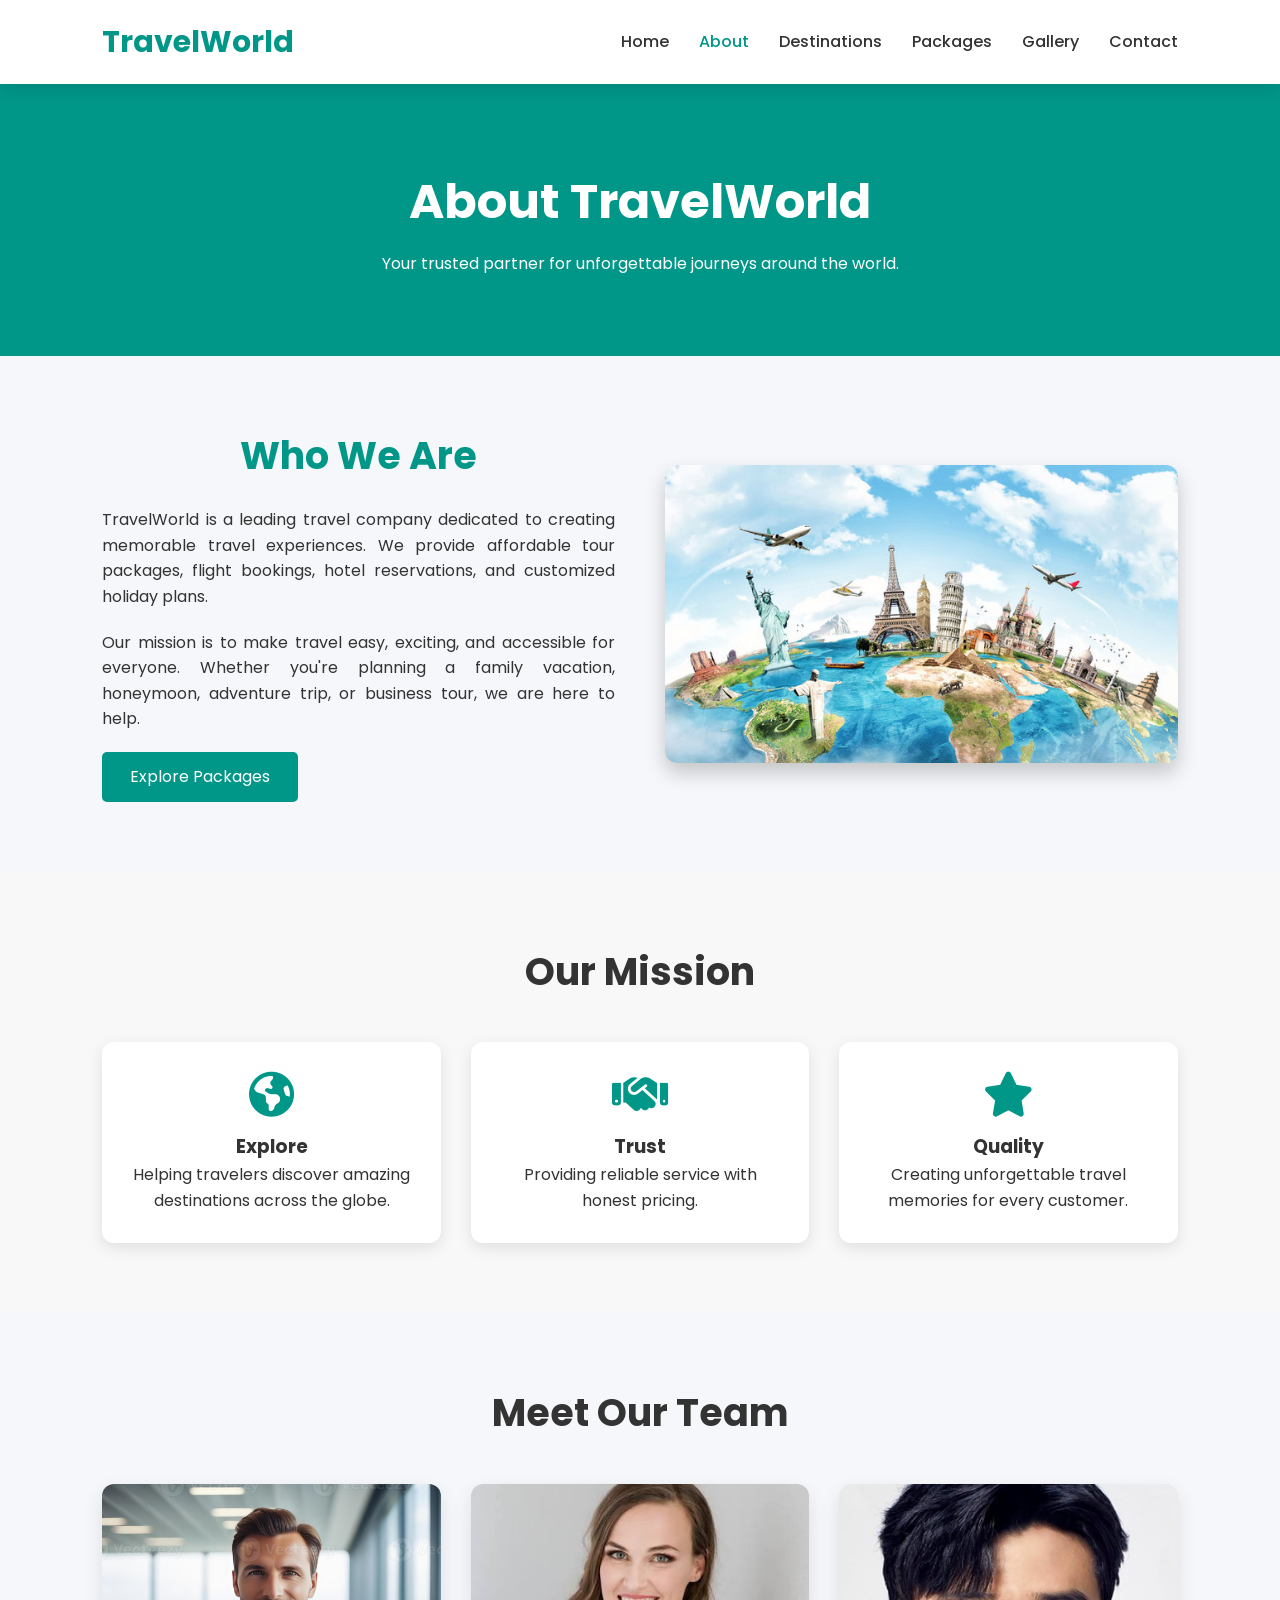
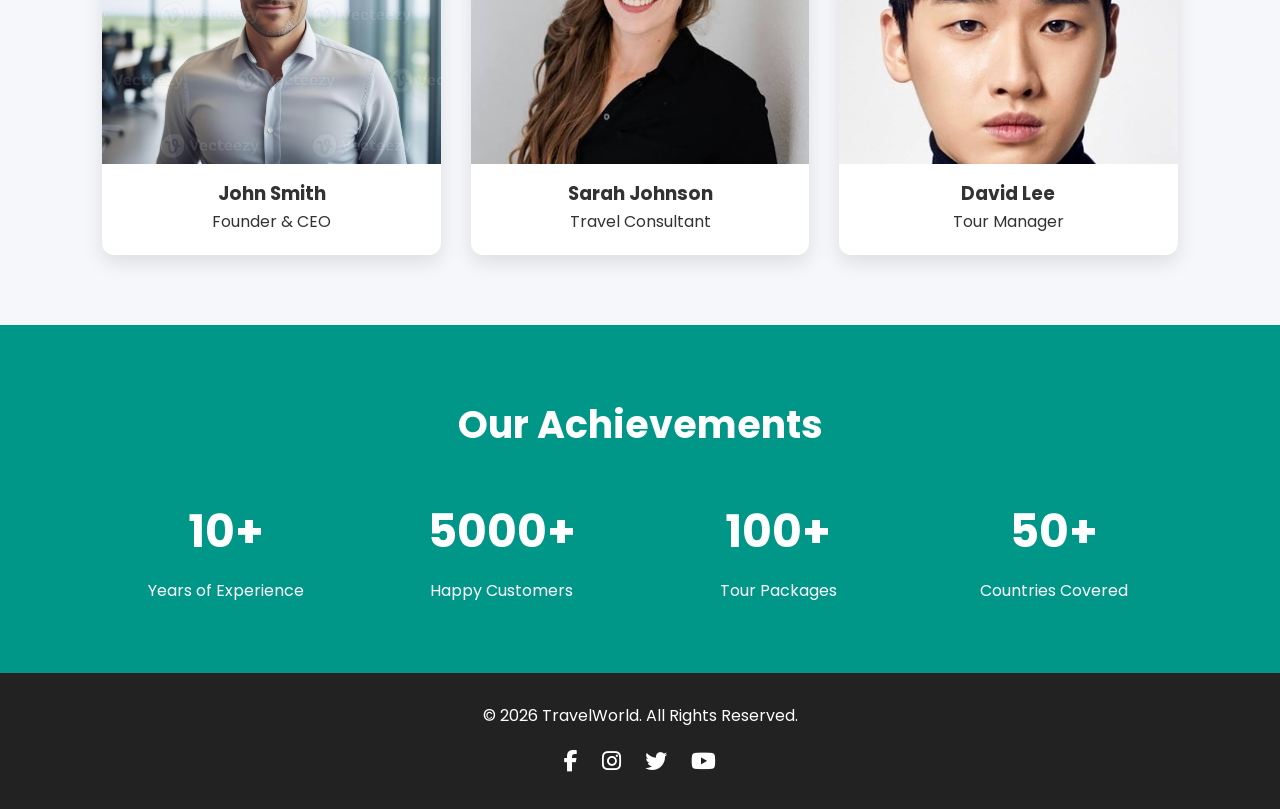
<file: about.html>
<!DOCTYPE html>
<html lang="en">

<head>
    <meta charset="UTF-8">
    <meta name="viewport" content="width=device-width, initial-scale=1.0">
    <title>About Us | TravelWorld</title>

    <link rel="stylesheet" href="style.css">
    <link rel="stylesheet" href="responsive.css">

    <link href="https://fonts.googleapis.com/css2?family=Poppins:wght@300;400;500;600;700&display=swap"
        rel="stylesheet">

    <link rel="stylesheet" href="https://cdnjs.cloudflare.com/ajax/libs/font-awesome/6.5.2/css/all.min.css">
</head>

<body>

    <header>

        <div class="logo">
            <h2>TravelWorld</h2>
        </div>

        <nav>
            <ul>
                <li><a href="index.html">Home</a></li>
                <li><a href="about.html" class="active">About</a></li>
                <li><a href="destinations.html">Destinations</a></li>
                <li><a href="packages.html">Packages</a></li>
                <li><a href="gallery.html">Gallery</a></li>
                <li><a href="contact.html">Contact</a></li>
            </ul>
        </nav>

    </header>

    <section class="page-banner">
        <h1>About TravelWorld</h1>
        <p>Your trusted partner for unforgettable journeys around the world.</p>
    </section>

    <section class="about">

        <div class="about-content">

            <div class="about-text">

                <h2>Who We Are</h2>

                <p>
                    TravelWorld is a leading travel company dedicated to creating
                    memorable travel experiences. We provide affordable tour packages,
                    flight bookings, hotel reservations, and customized holiday plans.
                </p>

                <p>
                    Our mission is to make travel easy, exciting, and accessible for
                    everyone. Whether you're planning a family vacation, honeymoon,
                    adventure trip, or business tour, we are here to help.
                </p>

                <a href="packages.html" class="btn">Explore Packages</a>

            </div>

            <div class="about-image">
                <img src="Images/TravelWorld.jpg" alt="TravelWorld">
            </div>

        </div>

    </section>

    <section class="mission">

        <h2>Our Mission</h2>

        <div class="mission-box">

            <div class="mission-card">
                <i class="fa-solid fa-earth-americas"></i>
                <h3>Explore</h3>
                <p>Helping travelers discover amazing destinations across the globe.</p>
            </div>

            <div class="mission-card">
                <i class="fa-solid fa-handshake"></i>
                <h3>Trust</h3>
                <p>Providing reliable service with honest pricing.</p>
            </div>

            <div class="mission-card">
                <i class="fa-solid fa-star"></i>
                <h3>Quality</h3>
                <p>Creating unforgettable travel memories for every customer.</p>
            </div>

        </div>

    </section>

    <section class="team">

        <h2>Meet Our Team</h2>

        <div class="team-container">

            <div class="team-card">
                <img src="Images/Jhon Smith.jpg" alt="Founder">
                <h3>John Smith</h3>
                <p>Founder & CEO</p>
            </div>

            <div class="team-card">
                <img src="Images/Sarah Johnson.jpg" alt="Consultant">
                <h3>Sarah Johnson</h3>
                <p>Travel Consultant</p>
            </div>

            <div class="team-card">
                <img src="Images/David lee.jpg" alt="Manager">
                <h3>David Lee</h3>
                <p>Tour Manager</p>
            </div>

        </div>

    </section>

    <section class="stats">

        <h2>Our Achievements</h2>

        <div class="stats-container">

            <div class="stat">
                <h3>10+</h3>
                <p>Years of Experience</p>
            </div>

            <div class="stat">
                <h3>5000+</h3>
                <p>Happy Customers</p>
            </div>

            <div class="stat">
                <h3>100+</h3>
                <p>Tour Packages</p>
            </div>

            <div class="stat">
                <h3>50+</h3>
                <p>Countries Covered</p>
            </div>

        </div>

    </section>

    <footer>

        <p>&copy; 2026 TravelWorld. All Rights Reserved.</p>

        <div class="social">

            <a href="#"><i class="fab fa-facebook-f"></i></a>
            <a href="#"><i class="fab fa-instagram"></i></a>
            <a href="#"><i class="fab fa-twitter"></i></a>
            <a href="#"><i class="fab fa-youtube"></i></a>

        </div>

    </footer>

    <script src="script.js"></script>

</body>
    <!--Start of Tawk.to Script-->
<script type="text/javascript">
var Tawk_API=Tawk_API||{}, Tawk_LoadStart=new Date();
(function(){
var s1=document.createElement("script"),s0=document.getElementsByTagName("script")[0];
s1.async=true;
s1.src='https://embed.tawk.to/6a47f024b7ccb91d444fbdf6/1jskg44gd';
s1.charset='UTF-8';
s1.setAttribute('crossorigin','*');
s0.parentNode.insertBefore(s1,s0);
})();
</script>
<!--End of Tawk.to Script-->

</html>
</file>
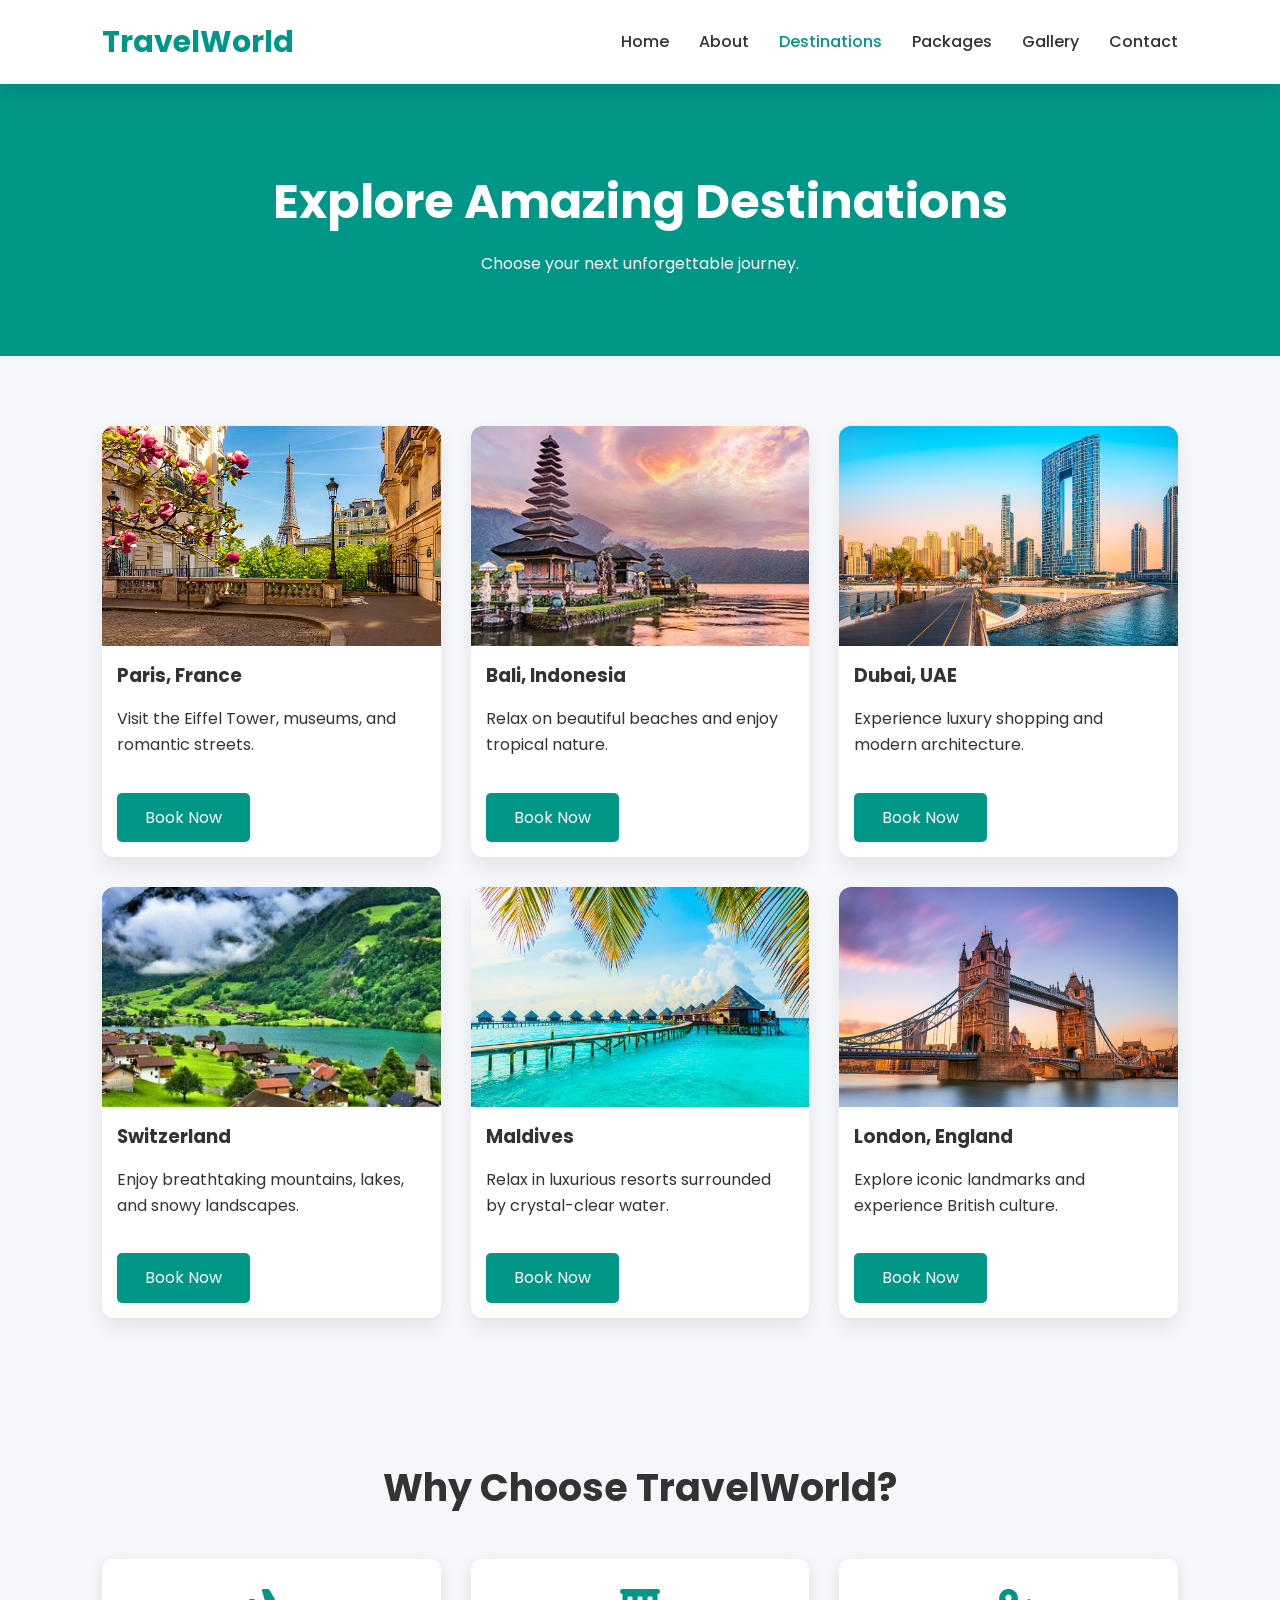
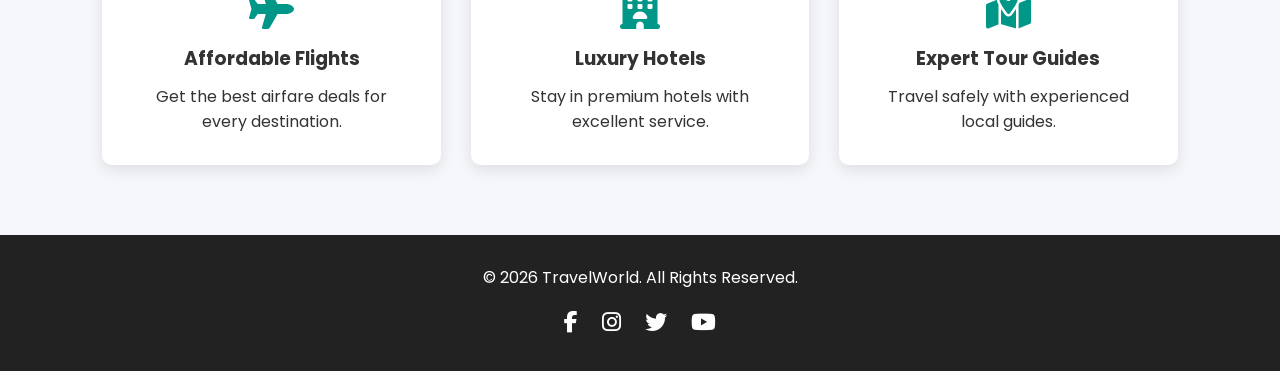
<file: destinations.html>
<!DOCTYPE html>
<html lang="en">

<head>
    <meta charset="UTF-8">
    <meta name="viewport" content="width=device-width, initial-scale=1.0">
    <title>Destinations | TravelWorld</title>

    <link rel="stylesheet" href="style.css">
    <link rel="stylesheet" href="responsive.css">

    <link href="https://fonts.googleapis.com/css2?family=Poppins:wght@300;400;500;600;700&display=swap"
        rel="stylesheet">

    <link rel="stylesheet" href="https://cdnjs.cloudflare.com/ajax/libs/font-awesome/6.5.2/css/all.min.css">
</head>

<body>

    <header>

        <div class="logo">
            <h2>TravelWorld</h2>
        </div>

        <nav>
            <ul>
                <li><a href="index.html">Home</a></li>
                <li><a href="about.html">About</a></li>
                <li><a href="destinations.html" class="active">Destinations</a></li>
                <li><a href="packages.html">Packages</a></li>
                <li><a href="gallery.html">Gallery</a></li>
                <li><a href="contact.html">Contact</a></li>
            </ul>
        </nav>

    </header>

    <section class="page-banner">
        <h1>Explore Amazing Destinations</h1>
        <p>Choose your next unforgettable journey.</p>
    </section>

    <section class="destinations">

        <div class="card-container">

            <div class="card">
                <img src="Images/Paris.jpg" alt="Paris">
                <h3>Paris, France</h3>
                <p>Visit the Eiffel Tower, museums, and romantic streets.</p>
                <a href="packages.html" class="btn">Book Now</a>
            </div>

            <div class="card">
                <img src="Images/Bali.jpg" alt="Bali">
                <h3>Bali, Indonesia</h3>
                <p>Relax on beautiful beaches and enjoy tropical nature.</p>
                <a href="packages.html" class="btn">Book Now</a>
            </div>

            <div class="card">
                <img src="Images/Dubai.jpg" alt="Dubai">
                <h3>Dubai, UAE</h3>
                <p>Experience luxury shopping and modern architecture.</p>
                <a href="packages.html" class="btn">Book Now</a>
            </div>

            <div class="card">
                <img src="Images/Switzerland.jpg" alt="Switzerland">
                <h3>Switzerland</h3>
                <p>Enjoy breathtaking mountains, lakes, and snowy landscapes.</p>
                <a href="packages.html" class="btn">Book Now</a>
            </div>

            <div class="card">
                <img src="Images/Maldives.jpg" alt="Maldives">
                <h3>Maldives</h3>
                <p>Relax in luxurious resorts surrounded by crystal-clear water.</p>
                <a href="packages.html" class="btn">Book Now</a>
            </div>

            <div class="card">
                <img src="Images/London.jpg" alt="London">
                <h3>London, England</h3>
                <p>Explore iconic landmarks and experience British culture.</p>
                <a href="packages.html" class="btn">Book Now</a>
            </div>

        </div>

    </section>

    <section class="why">

        <h2>Why Choose TravelWorld?</h2>

        <div class="service-box">

            <div>
                <i class="fa-solid fa-plane"></i>
                <h3>Affordable Flights</h3>
                <p>Get the best airfare deals for every destination.</p>
            </div>

            <div>
                <i class="fa-solid fa-hotel"></i>
                <h3>Luxury Hotels</h3>
                <p>Stay in premium hotels with excellent service.</p>
            </div>

            <div>
                <i class="fa-solid fa-map-location-dot"></i>
                <h3>Expert Tour Guides</h3>
                <p>Travel safely with experienced local guides.</p>
            </div>

        </div>

    </section>

    <footer>

        <p>&copy; 2026 TravelWorld. All Rights Reserved.</p>

        <div class="social">
            <a href="#"><i class="fab fa-facebook-f"></i></a>
            <a href="#"><i class="fab fa-instagram"></i></a>
            <a href="#"><i class="fab fa-twitter"></i></a>
            <a href="#"><i class="fab fa-youtube"></i></a>
        </div>

    </footer>

    <script src="script.js"></script>

</body>
    <!--Start of Tawk.to Script-->
<script type="text/javascript">
var Tawk_API=Tawk_API||{}, Tawk_LoadStart=new Date();
(function(){
var s1=document.createElement("script"),s0=document.getElementsByTagName("script")[0];
s1.async=true;
s1.src='https://embed.tawk.to/6a47f024b7ccb91d444fbdf6/1jskg44gd';
s1.charset='UTF-8';
s1.setAttribute('crossorigin','*');
s0.parentNode.insertBefore(s1,s0);
})();
</script>
<!--End of Tawk.to Script-->

</html>
</file>
<file: style.css>
/* Google Font */
@import url('https://fonts.googleapis.com/css2?family=Poppins:wght@300;400;500;600;700&display=swap');

/* Reset */
* {
    margin: 0;
    padding: 0;
    box-sizing: border-box;
    font-family: 'Poppins', sans-serif;
}

html {
    scroll-behavior: smooth;
}

body {
    background: #f5f7fa;
    color: #333;
    line-height: 1.6;
}

/* Header */

header {
    width: 100%;
    display: flex;
    justify-content: space-between;
    align-items: center;
    padding: 18px 8%;
    background: #fff;
    position: sticky;
    top: 0;
    z-index: 1000;
    box-shadow: 0 5px 15px rgba(0, 0, 0, .1);
}

.logo h2 {
    color: #009688;
    font-size: 30px;
}

nav ul {
    display: flex;
    list-style: none;
}

nav ul li {
    margin-left: 30px;
}

nav ul li a {
    text-decoration: none;
    color: #333;
    font-weight: 500;
    transition: .3s;
}

nav ul li a:hover,
.active {
    color: #009688;
}

.menu-btn {
    display: none;
    font-size: 28px;
    cursor: pointer;
}

/* Hero */

.hero {
    height: 90vh;
    background: url("../images/hero.jpg") center/cover no-repeat;
    display: flex;
    justify-content: center;
    align-items: center;
    text-align: center;
    color: #fff;
}

.hero-content {
    background: rgba(0, 0, 0, .5);
    padding: 40px;
    border-radius: 10px;
}

.hero h1 {
    font-size: 55px;
    margin-bottom: 20px;
}

.hero p {
    font-size: 20px;
    margin-bottom: 30px;
}

/* Button */

.btn {
    display: inline-block;
    padding: 12px 28px;
    background: #009688;
    color: #fff;
    text-decoration: none;
    border-radius: 5px;
    transition: .3s;
}

.btn:hover {
    background: #00796b;
}

/* Sections */

section {
    padding: 70px 8%;
}

section h2 {
    text-align: center;
    font-size: 38px;
    margin-bottom: 40px;
}

/* Cards */

.card-container {
    display: grid;
    grid-template-columns: repeat(auto-fit, minmax(300px, 1fr));
    gap: 30px;
}

.card {
    background: #fff;
    border-radius: 12px;
    overflow: hidden;
    box-shadow: 0 10px 20px rgba(0, 0, 0, .08);
    transition: .3s;
}

.card:hover {
    transform: translateY(-10px);
}

.card img {
    width: 100%;
    height: 220px;
    object-fit: cover;
}

.card h3 {
    padding: 15px;
}

.card p {
    padding: 0 15px 20px;
}

.card .btn {
    margin: 15px;
}

/* Services */

.service-box {
    display: grid;
    grid-template-columns: repeat(auto-fit, minmax(250px, 1fr));
    gap: 30px;
    text-align: center;
}

.service-box div {
    background: #fff;
    padding: 30px;
    border-radius: 10px;
    box-shadow: 0 5px 15px rgba(0, 0, 0, .1);
}

.service-box i {
    font-size: 40px;
    color: #009688;
    margin-bottom: 15px;
}

.service-box h3 {
    margin-bottom: 10px;
}

/* Page Banner */

.page-banner {
    background: #009688;
    color: #fff;
    text-align: center;
    padding: 80px 20px;
}

.page-banner h1 {
    font-size: 48px;
    margin-bottom: 10px;
}

/* ===========================
   ABOUT PAGE
=========================== */

.about-content {
    display: flex;
    justify-content: space-between;
    align-items: center;
    gap: 50px;
    flex-wrap: wrap;
}

.about-text {
    flex: 1;
}

.about-text h2 {
    font-size: 38px;
    margin-bottom: 20px;
    color: #009688;
}

.about-text p {
    margin-bottom: 20px;
    text-align: justify;
}

.about-image {
    flex: 1;
}

.about-image img {
    width: 100%;
    border-radius: 12px;
    box-shadow: 0 10px 20px rgba(0, 0, 0, .2);
}

/* ===========================
   MISSION
=========================== */

.mission {
    background: #f8f8f8;
}

.mission-box {
    display: grid;
    grid-template-columns: repeat(auto-fit, minmax(250px, 1fr));
    gap: 30px;
}

.mission-card {
    background: #fff;
    padding: 30px;
    border-radius: 12px;
    text-align: center;
    box-shadow: 0 5px 15px rgba(0, 0, 0, .1);
    transition: .3s;
}

.mission-card:hover {
    transform: translateY(-10px);
}

.mission-card i {
    font-size: 45px;
    color: #009688;
    margin-bottom: 15px;
}

/* ===========================
   TEAM
=========================== */

.team-container {
    display: grid;
    grid-template-columns: repeat(auto-fit, minmax(250px, 1fr));
    gap: 30px;
}

.team-card {
    background: #fff;
    border-radius: 12px;
    overflow: hidden;
    text-align: center;
    box-shadow: 0 8px 20px rgba(0, 0, 0, .1);
}

.team-card img {
    width: 100%;
    height: 280px;
    object-fit: cover;
}

.team-card h3 {
    margin-top: 15px;
}

.team-card p {
    padding-bottom: 20px;
}

/* ===========================
   STATS
=========================== */

.stats {
    background: #009688;
    color: #fff;
}

.stats-container {
    display: grid;
    grid-template-columns: repeat(auto-fit, minmax(180px, 1fr));
    gap: 30px;
    text-align: center;
}

.stat h3 {
    font-size: 45px;
    margin-bottom: 10px;
}

/* ===========================
   GALLERY
=========================== */

.gallery-container {
    display: grid;
    grid-template-columns: repeat(auto-fit, minmax(280px, 1fr));
    gap: 20px;
}

.gallery-item {
    overflow: hidden;
    border-radius: 12px;
}

.gallery-item img {
    width: 100%;
    height: 250px;
    object-fit: cover;
    transition: .4s;
}

.gallery-item img:hover {
    transform: scale(1.1);
}

/* ===========================
   CONTACT
=========================== */

.contact-container {
    display: flex;
    gap: 50px;
    flex-wrap: wrap;
}

.contact-info {
    flex: 1;
}

.contact-info h2 {
    margin-bottom: 20px;
    color: #009688;
}

.contact-info p {
    margin: 15px 0;
}

.contact-info i {
    color: #009688;
    margin-right: 10px;
}

.contact-form {
    flex: 1;
}

.contact-form form {
    display: flex;
    flex-direction: column;
}

.contact-form input,
.contact-form textarea {
    padding: 15px;
    margin-bottom: 20px;
    border: 1px solid #ddd;
    border-radius: 8px;
    font-size: 16px;
    outline: none;
}

.contact-form input:focus,
.contact-form textarea:focus {
    border-color: #009688;
}

.contact-form button {
    border: none;
    cursor: pointer;
}

/* ===========================
   MAP
=========================== */

.map iframe {
    border-radius: 12px;
}

/* ===========================
   CTA
=========================== */

.cta {
    text-align: center;
    background: #009688;
    color: #fff;
}

.cta h2 {
    margin-bottom: 20px;
}

.cta p {
    margin-bottom: 25px;
}

/* ===========================
   FOOTER
=========================== */

footer {
    background: #222;
    color: #fff;
    text-align: center;
    padding: 30px 20px;
}

.social {
    margin-top: 15px;
}

.social a {
    color: #fff;
    margin: 0 10px;
    font-size: 22px;
    transition: .3s;
}

.social a:hover {
    color: #009688;
}

/* ===========================
   RESPONSIVE DESIGN
=========================== */

@media (max-width:992px) {

    header {
        padding: 15px 5%;
    }

    .hero h1 {
        font-size: 42px;
    }

    .hero p {
        font-size: 18px;
    }

    .about-content,
    .contact-container {
        flex-direction: column;
    }

}

/* Mobile */

@media (max-width:768px) {

    header {
        flex-direction: column;
        padding: 15px;
    }

    nav ul {
        flex-direction: column;
        align-items: center;
        margin-top: 15px;
    }

    nav ul li {
        margin: 10px 0;
    }

    .hero {
        height: 70vh;
        padding: 20px;
    }

    .hero-content {
        padding: 25px;
    }

    .hero h1 {
        font-size: 32px;
    }

    .hero p {
        font-size: 16px;
    }

    section {
        padding: 50px 5%;
    }

    .page-banner h1 {
        font-size: 36px;
    }

    .about-text h2 {
        font-size: 30px;
    }

    .card img {
        height: 200px;
    }

    .gallery-item img {
        height: 220px;
    }

}

/* Small Mobile */

@media (max-width:480px) {

    .logo h2 {
        font-size: 24px;
    }

    .hero h1 {
        font-size: 26px;
    }

    .hero p {
        font-size: 15px;
    }

    .btn {
        padding: 10px 22px;
        font-size: 14px;
    }

    section h2 {
        font-size: 28px;
    }

    .page-banner {
        padding: 60px 15px;
    }

    .page-banner h1 {
        font-size: 30px;
    }

}

/* ===========================
   ANIMATIONS
=========================== */

@keyframes fadeIn {
    from {
        opacity: 0;
        transform: translateY(30px);
    }

    to {
        opacity: 1;
        transform: translateY(0);
    }
}

.hero-content,
.card,
.team-card,
.mission-card,
.gallery-item,
.contact-form,
.contact-info {
    animation: fadeIn .8s ease;
}

/* Hover Effects */

.card:hover,
.team-card:hover,
.mission-card:hover {
    transform: translateY(-10px);
    transition: .4s;
}

.gallery-item img:hover {
    transform: scale(1.08);
}

/* ===========================
   SCROLLBAR
=========================== */

::-webkit-scrollbar {
    width: 10px;
}

::-webkit-scrollbar-thumb {
    background: #009688;
    border-radius: 20px;
}

::-webkit-scrollbar-track {
    background: #f1f1f1;
}

/* ===========================
   FORM STYLES
=========================== */

input,
textarea {
    transition: .3s;
}

input:focus,
textarea:focus {
    box-shadow: 0 0 10px rgba(0, 150, 136, .25);
}

/* ===========================
   IMAGE STYLES
=========================== */

img {
    max-width: 100%;
    display: block;
}

/* ===========================
   UTILITIES
=========================== */

.text-center {
    text-align: center;
}

.mt-20 {
    margin-top: 20px;
}

.mt-40 {
    margin-top: 40px;
}

.mb-20 {
    margin-bottom: 20px;
}

.mb-40 {
    margin-bottom: 40px;
}

/* ===========================
   END OF FILE
=========================== */
</file>
<file: responsive.css>
/* ===============================
   RESPONSIVE CSS
   =============================== */

/* Large Tablets */

@media screen and (max-width: 992px) {

    header {
        padding: 15px 5%;
    }

    .hero h1 {
        font-size: 42px;
    }

    .hero p {
        font-size: 18px;
    }

    .about-content,
    .contact-container {
        flex-direction: column;
    }

    .card-container,
    .gallery-container,
    .team-container,
    .service-box,
    .mission-box,
    .stats-container {
        grid-template-columns: repeat(2, 1fr);
    }

}

/* Tablets */

@media screen and (max-width:768px) {

    header {
        flex-direction: column;
        text-align: center;
    }

    .logo {
        margin-bottom: 15px;
    }

    nav ul {
        flex-direction: column;
        gap: 15px;
    }

    .hero {
        height: 75vh;
    }

    .hero-content {
        width: 90%;
        padding: 25px;
    }

    .hero h1 {
        font-size: 34px;
    }

    .hero p {
        font-size: 16px;
    }

    .page-banner h1 {
        font-size: 36px;
    }

    .about-content {
        text-align: center;
    }

    .contact-container {
        flex-direction: column;
    }

    .contact-form,
    .contact-info {
        width: 100%;
    }

    .card-container,
    .gallery-container,
    .team-container,
    .service-box,
    .mission-box,
    .stats-container {
        grid-template-columns: 1fr;
    }

    footer {
        text-align: center;
    }

    .social {
        margin-top: 15px;
    }

}

/* Mobile Phones */

@media screen and (max-width:576px) {

    header {
        padding: 15px;
    }

    .logo h2 {
        font-size: 24px;
    }

    .hero {
        height: 65vh;
    }

    .hero-content {
        padding: 20px;
    }

    .hero h1 {
        font-size: 28px;
    }

    .hero p {
        font-size: 15px;
    }

    .btn {
        padding: 10px 20px;
        font-size: 15px;
    }

    .page-banner {
        padding: 60px 15px;
    }

    .page-banner h1 {
        font-size: 30px;
    }

    section {
        padding: 50px 20px;
    }

    .about-text h2,
    section h2 {
        font-size: 28px;
    }

    .card img,
    .gallery-item img,
    .team-card img {
        height: 220px;
    }

    .contact-form input,
    .contact-form textarea {
        font-size: 15px;
    }

    iframe {
        height: 300px;
    }

    footer p {
        font-size: 14px;
    }

    .social a {
        font-size: 20px;
        margin: 0 8px;
    }

}

/* Extra Small Devices */

@media screen and (max-width:400px) {

    .hero h1 {
        font-size: 24px;
    }

    .hero p {
        font-size: 14px;
    }

    .logo h2 {
        font-size: 22px;
    }

    .page-banner h1 {
        font-size: 26px;
    }

    .btn {
        width: 100%;
        text-align: center;
    }

}
</file>
